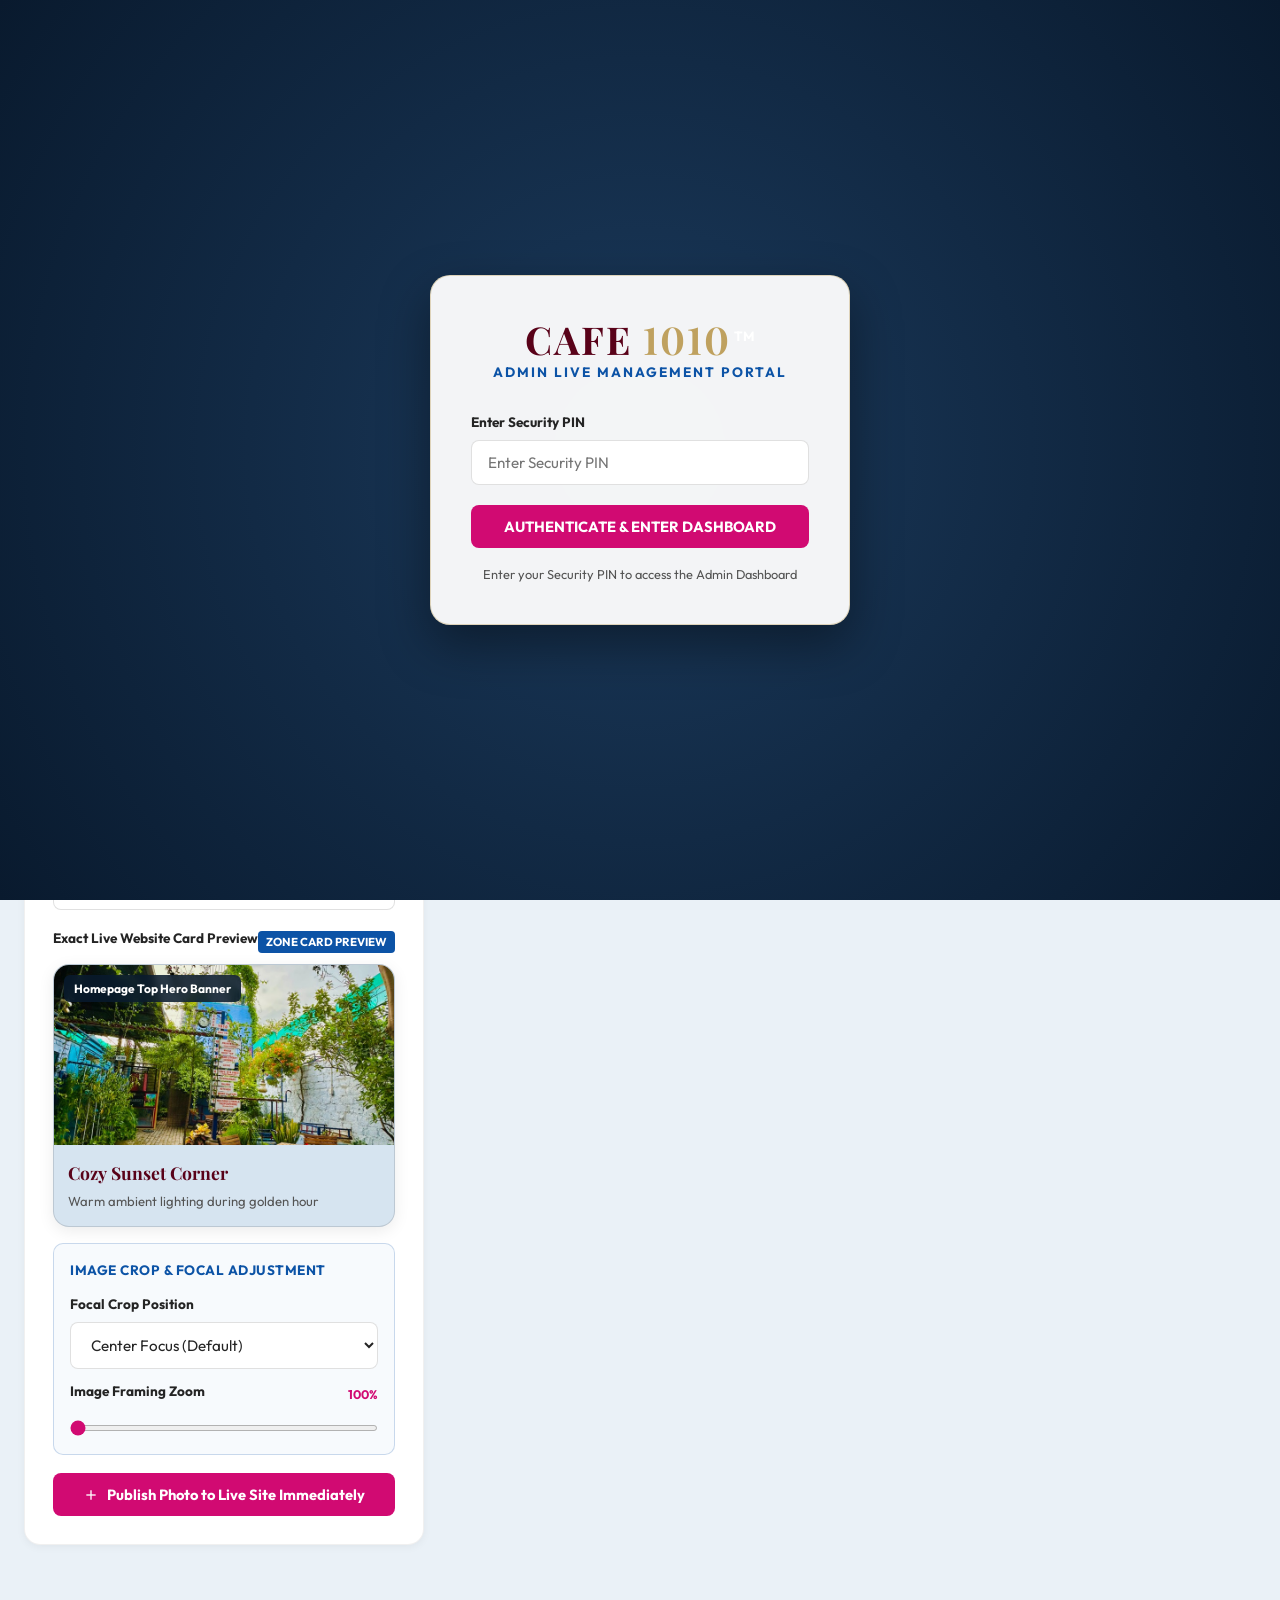
<file: admin.html>
<!DOCTYPE html>
<html lang="en">
<head>
  <meta charset="UTF-8">
  <meta name="viewport" content="width=device-width, initial-scale=1.0">
  <title>Cafe 1010 | Live Admin Dashboard</title>
  <meta name="robots" content="noindex, nofollow">
  <!-- Google Fonts -->
  <link rel="preconnect" href="https://fonts.googleapis.com">
  <link rel="preconnect" href="https://fonts.gstatic.com" crossorigin>
  <link href="https://fonts.googleapis.com/css2?family=Outfit:wght@300;400;500;600;700;800&family=Playfair+Display:ital,wght@0,600;0,700;1,400&display=swap" rel="stylesheet">
  <link rel="stylesheet" href="admin.css">
</head>
<body>

  <!-- LOGIN SECURITY OVERLAY -->
  <div class="login-overlay" id="login-overlay">
    <div class="login-card">
      <div class="login-brand">
        <h1>CAFE <span class="gold-num">1010</span><sup style="font-size: 0.35em; vertical-align: super; margin-left: 4px; font-family: var(--font-sans); font-weight: 600; letter-spacing: normal;">TM</sup></h1>
        <p class="login-subtitle">Admin Live Management Portal</p>
      </div>
      
      <form id="login-form">
        <div class="form-group">
          <label for="admin-pin">Enter Security PIN</label>
          <input type="password" id="admin-pin" class="form-control" placeholder="Enter Security PIN" maxlength="12" autocomplete="current-password" required>
        </div>
        <button type="submit" class="btn btn-magenta w-100">AUTHENTICATE & ENTER DASHBOARD</button>
        <p class="login-hint">Enter your Security PIN to access the Admin Dashboard</p>
      </form>
    </div>
  </div>

  <!-- MAIN DASHBOARD CONTENT -->
  <div class="dashboard-wrapper" id="dashboard-wrapper">
    
    <!-- TOP NAVBAR -->
    <header class="dash-header">
      <div class="dash-container header-inner">
        <div class="dash-brand">
          <a href="index.html" class="dash-logo-link">
            <span class="dash-logo-title">CAFE <span class="gold">1010</span><sup style="font-size: 0.35em; vertical-align: super; margin-left: 3px; font-family: var(--font-sans); font-weight: 600; letter-spacing: normal;">TM</sup></span>
            <span class="dash-badge">ADMIN DASHBOARD</span>
          </a>
        </div>
        
        <div class="dash-header-actions">
          <div class="live-status-pill">
            <span class="pulse-dot"></span>
            <span>Live Sync Connected</span>
          </div>
          <button class="btn btn-outline-light btn-sm" id="btn-change-pin">
            <svg viewBox="0 0 24 24" width="14" height="14" fill="none" stroke="currentColor" stroke-width="2"><path d="M21 2l-2 2m-2-2l2 2m7 0a9 9 0 1 1-18 0 9 9 0 0 1 18 0z"></path></svg>
            Change PIN
          </button>
          <a href="index.html" target="_blank" class="btn btn-outline-light btn-sm">
            <svg viewBox="0 0 24 24" width="14" height="14" fill="none" stroke="currentColor" stroke-width="2"><path d="M18 13v6a2 2 0 0 1-2 2H5a2 2 0 0 1-2-2V8a2 2 0 0 1 2-2h6"></path><polyline points="15 3 21 3 21 9"></polyline><line x1="10" y1="14" x2="21" y2="3"></line></svg>
            View Live Site
          </a>
          <button class="btn btn-logout btn-sm" id="btn-logout">Logout</button>
        </div>
      </div>
    </header>

    <!-- MAIN BODY CONTAINER -->
    <main class="dash-container dash-main">
      
      <!-- STATS OVERVIEW -->
      <section class="stats-grid">
        <div class="stat-card">
          <div class="stat-icon icon-blue">
            <svg viewBox="0 0 24 24" width="24" height="24" fill="none" stroke="currentColor" stroke-width="2"><rect x="3" y="3" width="18" height="18" rx="2" ry="2"></rect><circle cx="8.5" cy="8.5" r="1.5"></circle><polyline points="21 15 16 10 5 21"></polyline></svg>
          </div>
          <div class="stat-info">
            <span class="stat-value" id="stat-total-photos">0</span>
            <span class="stat-label">Total Managed Photos</span>
          </div>
        </div>

        <div class="stat-card">
          <div class="stat-icon icon-magenta">
            <svg viewBox="0 0 24 24" width="24" height="24" fill="none" stroke="currentColor" stroke-width="2"><rect x="2" y="2" width="20" height="20" rx="5" ry="5"></rect><path d="M16 11.37A4 4 0 1 1 12.63 8 4 4 0 0 1 16 11.37z"></path></svg>
          </div>
          <div class="stat-info">
            <span class="stat-value" id="stat-gallery-photos">0</span>
            <span class="stat-label">Main Gallery Slider Photos</span>
          </div>
        </div>

        <div class="stat-card">
          <div class="stat-icon icon-gold">
            <svg viewBox="0 0 24 24" width="24" height="24" fill="none" stroke="currentColor" stroke-width="2"><polygon points="12 2 15.09 8.26 22 9.27 17 14.14 18.18 21.02 12 17.77 5.82 21.02 7 14.14 2 9.27 8.91 8.26 12 2"></polygon></svg>
          </div>
          <div class="stat-info">
            <span class="stat-value" id="stat-zone-photos">0</span>
            <span class="stat-label">Zone Lightbox Photos</span>
          </div>
        </div>
      </section>

      <!-- TWO COLUMN WORKSPACE -->
      <div class="workspace-grid">
        
        <!-- COLUMN 1: UPLOAD NEW PHOTO FORM -->
        <div class="upload-column">
          <div class="panel-card">
            <div class="panel-header">
              <h2>Add New Photo</h2>
              <p>Upload a picture to instantly display it on your live website.</p>
            </div>
            
            <form id="upload-photo-form">
              <!-- Upload Mode Switcher -->
              <div class="form-group">
                <label>Photo Source Type</label>
                <div class="segmented-control">
                  <button type="button" class="segment-btn active" id="seg-file">Upload Image File</button>
                  <button type="button" class="segment-btn" id="seg-url">Image URL</button>
                </div>
              </div>

              <!-- File Input Field -->
              <div class="form-group" id="group-file-input">
                <label for="photo-file">Select Image File from Computer</label>
                <div class="file-drop-zone" id="drop-zone">
                  <svg viewBox="0 0 24 24" width="36" height="36" fill="none" stroke="currentColor" stroke-width="1.8"><path d="M21 15v4a2 2 0 0 1-2 2H5a2 2 0 0 1-2-2v-4"></path><polyline points="17 8 12 3 7 8"></polyline><line x1="12" y1="3" x2="12" y2="15"></line></svg>
                  <p class="drop-title">Click or Drag & Drop Photo Here</p>
                  <p class="drop-sub">JPG, PNG, WEBP formats supported</p>
                  <input type="file" id="photo-file" accept="image/*" class="file-hidden-input">
                </div>
                <div class="file-selected-name" id="file-selected-name"></div>
              </div>

              <!-- URL Input Field (Hidden by default) -->
              <div class="form-group d-none" id="group-url-input">
                <label for="photo-url">Paste Image URL Link</label>
                <input type="url" id="photo-url" class="form-control" placeholder="https://images.unsplash.com/... or image link">
              </div>

              <!-- Target Zone Placement -->
              <div class="form-group">
                <label for="photo-placement">Display Location / Zone</label>
                <select id="photo-placement" class="form-control" required>
                  <option value="hero">Homepage Top Hero Banner</option>
                  <option value="gallery">Homepage Main Gallery Slider</option>
                  <option value="rooftop">Maadi Roof Top</option>
                  <option value="dorms">Bandi Street (Dorms)</option>
                  <option value="restaurant">Main Restaurant</option>
                  <option value="gazebo">Gajibo (Gazebo)</option>
                  <option value="work">Work From Cafe</option>
                  <option value="troposphere">Kalpana Chawla Troposphere</option>
                </select>
              </div>

              <!-- Title / Caption -->
              <div class="form-group">
                <label for="photo-title">Photo Title / Caption</label>
                <input type="text" id="photo-title" class="form-control" placeholder="E.g. Cozy Sunset Corner" required>
              </div>

              <!-- Description / Subtitle -->
              <div class="form-group">
                <label for="photo-desc">Short Description (Optional)</label>
                <input type="text" id="photo-desc" class="form-control" placeholder="E.g. Warm ambient lighting during golden hour">
              </div>

              <!-- Live Card Preview & Crop Controller -->
              <div class="form-group d-none" id="preview-box">
                <div class="crop-header-wrap">
                  <label>Exact Live Website Card Preview</label>
                  <span class="preview-tag" id="preview-mode-tag">Zone Card Preview</span>
                </div>
                
                <!-- Realistic Site Card Container Mockup -->
                <div class="site-card-mockup" id="mockup-container">
                  <div class="mockup-img-wrap">
                    <img src="" id="img-preview" alt="Preview">
                    <span class="mockup-badge" id="mockup-badge-text">Restaurant</span>
                  </div>
                  <div class="mockup-body">
                    <h4 id="mockup-title">Cozy Sunset Corner</h4>
                    <p id="mockup-desc">Warm ambient lighting during golden hour</p>
                  </div>
                </div>

                <!-- Crop & Alignment Controls -->
                <div class="crop-controls-card">
                  <p class="crop-section-title">Image Crop & Focal Adjustment</p>

                  <div class="crop-control-group">
                    <label for="crop-position">Focal Crop Position</label>
                    <select id="crop-position" class="form-control">
                      <option value="center center">Center Focus (Default)</option>
                      <option value="center top">Top Focus (Show Upper Area)</option>
                      <option value="center bottom">Bottom Focus (Show Lower Area)</option>
                      <option value="left center">Left Focus</option>
                      <option value="right center">Right Focus</option>
                    </select>
                  </div>

                  <div class="crop-control-group">
                    <div class="slider-label-wrap">
                      <label for="crop-zoom">Image Framing Zoom</label>
                      <span id="zoom-val-display" class="zoom-val-badge">100%</span>
                    </div>
                    <input type="range" id="crop-zoom" min="100" max="180" value="100" class="range-slider">
                  </div>
                </div>
              </div>

              <button type="submit" class="btn btn-magenta w-100" id="btn-publish-photo">
                <svg viewBox="0 0 24 24" width="16" height="16" fill="none" stroke="currentColor" stroke-width="2"><line x1="12" y1="5" x2="12" y2="19"></line><line x1="5" y1="12" x2="19" y2="12"></line></svg>
                Publish Photo to Live Site Immediately
              </button>
            </form>
          </div>
        </div>

        <!-- COLUMN 2: LIVE PHOTOS MANAGER GRID -->
        <div class="manager-column">
          <div class="panel-card">
            <div class="panel-header manager-header">
              <div>
                <h2>Live Photo Manager</h2>
                <p>View, filter, and remove photos currently published to the live site.</p>
              </div>
              <button class="btn btn-outline-dark btn-sm" id="btn-reset-photos" title="Reset to default photos">Reset to Default</button>
            </div>

            <!-- Filter Tabs -->
            <div class="filter-tabs" id="filter-tabs">
              <button class="tab-btn active" data-filter="all">All Photos</button>
              <button class="tab-btn" data-filter="hero">Hero Banner</button>
              <button class="tab-btn" data-filter="gallery">Main Gallery</button>
              <button class="tab-btn" data-filter="rooftop">Rooftop</button>
              <button class="tab-btn" data-filter="dorms">Dorms</button>
              <button class="tab-btn" data-filter="restaurant">Restaurant</button>
              <button class="tab-btn" data-filter="gazebo">Gazebo</button>
              <button class="tab-btn" data-filter="work">Work</button>
              <button class="tab-btn" data-filter="troposphere">Troposphere</button>
            </div>

            <!-- Photos Grid -->
            <div class="photos-grid" id="photos-grid">
              <!-- Dynamically populated via JS -->
            </div>

            <!-- Empty State -->
            <div class="empty-state d-none" id="empty-state">
              <svg viewBox="0 0 24 24" width="48" height="48" fill="none" stroke="#aaa" stroke-width="1.5"><rect x="3" y="3" width="18" height="18" rx="2" ry="2"></rect><circle cx="8.5" cy="8.5" r="1.5"></circle><polyline points="21 15 16 10 5 21"></polyline></svg>
              <p>No photos found for this section.</p>
            </div>

          </div>
        </div>

      </div>
    </main>

  </div>

  <!-- CHANGE SECURITY PIN MODAL -->
  <div class="login-overlay d-none" id="pin-modal-overlay">
    <div class="login-card modal-card-box">
      <button class="modal-close-btn" id="pin-modal-close" type="button" aria-label="Close Modal">&times;</button>
      <div class="login-brand">
        <h2>Change Security PIN</h2>
        <p class="login-subtitle">Set a custom passcode for your Admin Dashboard</p>
      </div>
      
      <form id="change-pin-form">
        <div class="form-group">
          <label for="current-pin">Current PIN</label>
          <input type="password" id="current-pin" class="form-control" placeholder="Enter current PIN" required>
        </div>
        <div class="form-group">
          <label for="new-pin">New PIN</label>
          <input type="password" id="new-pin" class="form-control" placeholder="Enter new PIN (min 4 characters)" minlength="4" maxlength="12" required>
        </div>
        <div class="form-group">
          <label for="confirm-new-pin">Confirm New PIN</label>
          <input type="password" id="confirm-new-pin" class="form-control" placeholder="Re-enter new PIN" minlength="4" maxlength="12" required>
        </div>
        <button type="submit" class="btn btn-magenta w-100">UPDATE SECURITY PIN</button>
      </form>
    </div>
  </div>

  <!-- TOAST NOTIFICATION CONTAINER -->
  <div class="admin-toast-container" id="admin-toast-container"></div>

  <script src="admin.js"></script>
</body>
</html>
</file>
<file: admin.css>
/* Cafe 1010 - Live Admin Dashboard Stylesheet */

:root {
  --brand-blue: #0c53a6;
  --brand-blue-hover: #0a458a;
  --brand-magenta: #d10a72;
  --brand-magenta-hover: #b0075e;
  --brand-gold: #bfa15f;
  --brand-burgundy: #590219;
  --brand-green: #2e7559;
  
  --bg-cream: #d6e4f0;
  --bg-white: #e8f1f8;
  --bg-card: #bcd2e5;
  
  --text-dark: #242424;
  --text-muted: #545454;
  --text-light: #ffffff;
  
  --font-serif: 'Playfair Display', Georgia, serif;
  --font-sans: 'Outfit', -apple-system, BlinkMacSystemFont, 'Segoe UI', Roboto, sans-serif;
  
  --shadow-sm: 0 2px 8px rgba(0, 0, 0, 0.05);
  --shadow-md: 0 8px 24px rgba(0, 0, 0, 0.08);
  --shadow-lg: 0 16px 40px rgba(0, 0, 0, 0.15);
  --border-radius: 16px;
  --border-radius-sm: 8px;
}

*, *::before, *::after {
  box-sizing: border-box;
  margin: 0;
  padding: 0;
}

body {
  background-color: #eaf1f7;
  color: var(--text-dark);
  font-family: var(--font-sans);
  line-height: 1.6;
  min-height: 100vh;
}

a {
  color: inherit;
  text-decoration: none;
}

button, input, select {
  font-family: inherit;
  font-size: inherit;
  border: none;
  background: none;
  outline: none;
}

/* LOGIN OVERLAY */
.login-overlay {
  position: fixed;
  top: 0;
  left: 0;
  width: 100%;
  height: 100%;
  background: radial-gradient(circle at center, #1b3a5c 0%, #091a2e 100%);
  display: flex;
  align-items: center;
  justify-content: center;
  z-index: 9999;
  padding: 20px;
  transition: opacity 0.4s ease, visibility 0.4s ease;
}
.login-overlay.hidden {
  opacity: 0;
  visibility: hidden;
  pointer-events: none;
}
.login-card {
  background: rgba(255, 255, 255, 0.95);
  backdrop-filter: blur(15px);
  padding: 40px;
  border-radius: 20px;
  max-width: 420px;
  width: 100%;
  box-shadow: 0 20px 50px rgba(0, 0, 0, 0.4);
  text-align: center;
  border: 1px solid rgba(191, 161, 95, 0.4);
  position: relative;
}
.modal-close-btn {
  position: absolute;
  top: 14px;
  right: 18px;
  font-size: 1.8rem;
  color: var(--text-muted);
  cursor: pointer;
  line-height: 1;
  transition: color 0.2s ease;
}
.modal-close-btn:hover {
  color: var(--brand-magenta);
}
.login-brand h1 {
  font-family: var(--font-serif);
  font-size: 2.4rem;
  color: var(--brand-burgundy);
  letter-spacing: 2px;
  line-height: 1.2;
}
.login-brand .gold-num,
.dash-logo-title .gold {
  color: var(--brand-gold);
  font-weight: 700;
  font-variant-numeric: lining-nums;
  font-feature-settings: "lnum" 1;
}
.login-brand sup,
.dash-logo-title sup {
  font-size: 0.35em !important;
  font-family: var(--font-sans) !important;
  font-weight: 700 !important;
  color: #ffffff !important;
  position: relative !important;
  top: -1.05em !important;
  line-height: 0 !important;
  vertical-align: baseline !important;
  margin-left: 3px !important;
  letter-spacing: normal !important;
}
.login-subtitle {
  font-size: 0.85rem;
  font-weight: 700;
  letter-spacing: 2px;
  color: var(--brand-blue);
  text-transform: uppercase;
  margin-bottom: 28px;
}
.login-card .form-group {
  text-align: left;
  margin-bottom: 20px;
}
.login-card label {
  display: block;
  font-size: 0.85rem;
  font-weight: 700;
  color: var(--text-dark);
  margin-bottom: 6px;
}
.login-hint {
  font-size: 0.8rem;
  color: var(--text-muted);
  margin-top: 16px;
}

/* UTILITY BUTTONS & INPUTS */
.btn {
  display: inline-flex;
  align-items: center;
  justify-content: center;
  gap: 8px;
  padding: 12px 24px;
  font-size: 0.92rem;
  font-weight: 700;
  border-radius: var(--border-radius-sm);
  cursor: pointer;
  transition: all 0.25s ease;
}
.btn-magenta {
  background-color: var(--brand-magenta);
  color: var(--text-light);
}
.btn-magenta:hover {
  background-color: var(--brand-magenta-hover);
  transform: translateY(-1px);
}
.btn-outline-light {
  border: 1.5px solid rgba(255, 255, 255, 0.4);
  color: var(--text-light);
}
.btn-outline-light:hover {
  background-color: rgba(255, 255, 255, 0.15);
}
.btn-outline-dark {
  border: 1.5px solid rgba(0, 0, 0, 0.15);
  color: var(--text-dark);
}
.btn-outline-dark:hover {
  background-color: rgba(0, 0, 0, 0.05);
}
.btn-logout {
  background-color: rgba(255, 255, 255, 0.15);
  color: var(--text-light);
}
.btn-logout:hover {
  background-color: rgba(209, 10, 114, 0.8);
}
.btn-sm {
  padding: 8px 16px;
  font-size: 0.82rem;
}
.w-100 { width: 100%; }
.d-none { display: none !important; }

.form-control {
  width: 100%;
  padding: 12px 16px;
  background-color: #ffffff;
  border: 1.5px solid rgba(0, 0, 0, 0.12);
  border-radius: var(--border-radius-sm);
  color: var(--text-dark);
  font-size: 0.95rem;
  transition: border-color 0.2s ease, box-shadow 0.2s ease;
}
.form-control:focus {
  border-color: var(--brand-blue);
  box-shadow: 0 0 0 3px rgba(12, 83, 166, 0.15);
}

/* HEADER & NAVBAR */
.dash-header {
  background: linear-gradient(135deg, #091a2e 0%, #16365c 100%);
  color: var(--text-light);
  padding: 16px 0;
  box-shadow: 0 4px 20px rgba(0, 0, 0, 0.15);
  position: sticky;
  top: 0;
  z-index: 1000;
}
.dash-container {
  max-width: 1300px;
  margin: 0 auto;
  padding: 0 24px;
}
.header-inner {
  display: flex;
  justify-content: space-between;
  align-items: center;
}
.dash-logo-title {
  font-family: var(--font-serif);
  font-size: 1.6rem;
  font-weight: 700;
  letter-spacing: 1px;
}
.dash-logo-title .gold {
  color: var(--brand-gold);
}
.dash-badge {
  font-size: 0.7rem;
  font-weight: 800;
  letter-spacing: 1.5px;
  background: var(--brand-magenta);
  color: var(--text-light);
  padding: 3px 8px;
  border-radius: 4px;
  margin-left: 10px;
  vertical-align: middle;
}
.dash-header-actions {
  display: flex;
  align-items: center;
  gap: 16px;
}
.live-status-pill {
  display: inline-flex;
  align-items: center;
  gap: 8px;
  background: rgba(46, 117, 89, 0.25);
  border: 1px solid rgba(46, 117, 89, 0.5);
  color: #5cdba7;
  font-size: 0.8rem;
  font-weight: 600;
  padding: 6px 14px;
  border-radius: 30px;
}
.pulse-dot {
  width: 8px;
  height: 8px;
  background-color: #2ecc71;
  border-radius: 50%;
  box-shadow: 0 0 0 0 rgba(46, 204, 113, 0.7);
  animation: pulse 1.8s infinite;
}
@keyframes pulse {
  0% { transform: scale(0.95); box-shadow: 0 0 0 0 rgba(46, 204, 113, 0.7); }
  70% { transform: scale(1); box-shadow: 0 0 0 8px rgba(46, 204, 113, 0); }
  100% { transform: scale(0.95); box-shadow: 0 0 0 0 rgba(46, 204, 113, 0); }
}

/* STATS CARDS */
.dash-main {
  padding-top: 32px;
  padding-bottom: 60px;
}
.stats-grid {
  display: grid;
  grid-template-columns: repeat(auto-fit, minmax(260px, 1fr));
  gap: 20px;
  margin-bottom: 32px;
}
.stat-card {
  background-color: #ffffff;
  border-radius: var(--border-radius);
  padding: 24px;
  display: flex;
  align-items: center;
  gap: 20px;
  box-shadow: var(--shadow-sm);
  border: 1px solid rgba(0, 0, 0, 0.06);
}
.stat-icon {
  width: 52px;
  height: 52px;
  border-radius: 12px;
  display: flex;
  align-items: center;
  justify-content: center;
  flex-shrink: 0;
}
.icon-blue { background-color: rgba(12, 83, 166, 0.1); color: var(--brand-blue); }
.icon-magenta { background-color: rgba(209, 10, 114, 0.1); color: var(--brand-magenta); }
.icon-gold { background-color: rgba(191, 161, 95, 0.15); color: #80662a; }

.stat-value {
  font-size: 1.8rem;
  font-weight: 800;
  line-height: 1.1;
  display: block;
}
.stat-label {
  font-size: 0.84rem;
  color: var(--text-muted);
  font-weight: 500;
}

/* WORKSPACE GRID */
.workspace-grid {
  display: grid;
  grid-template-columns: 400px 1fr;
  gap: 28px;
  align-items: start;
}
@media (max-width: 992px) {
  .workspace-grid {
    grid-template-columns: 1fr;
  }
}

.panel-card {
  background: #ffffff;
  border-radius: var(--border-radius);
  padding: 28px;
  box-shadow: var(--shadow-sm);
  border: 1px solid rgba(0, 0, 0, 0.06);
}
.panel-header {
  margin-bottom: 24px;
}
.panel-header h2 {
  font-family: var(--font-serif);
  font-size: 1.4rem;
  color: var(--brand-burgundy);
}
.panel-header p {
  font-size: 0.85rem;
  color: var(--text-muted);
}
.manager-header {
  display: flex;
  justify-content: space-between;
  align-items: flex-start;
}

/* FORM STYLES */
.form-group {
  margin-bottom: 18px;
}
.form-group label {
  display: block;
  font-size: 0.85rem;
  font-weight: 700;
  color: var(--text-dark);
  margin-bottom: 6px;
}

.segmented-control {
  display: flex;
  background-color: #eef4f9;
  padding: 4px;
  border-radius: var(--border-radius-sm);
  gap: 4px;
}
.segment-btn {
  flex: 1;
  padding: 8px 12px;
  font-size: 0.82rem;
  font-weight: 600;
  border-radius: 6px;
  cursor: pointer;
  color: var(--text-muted);
  transition: all 0.2s ease;
}
.segment-btn.active {
  background-color: #ffffff;
  color: var(--brand-blue);
  box-shadow: 0 2px 6px rgba(0,0,0,0.08);
}

.file-drop-zone {
  border: 2px dashed rgba(12, 83, 166, 0.3);
  background-color: #f7fafd;
  border-radius: var(--border-radius-sm);
  padding: 24px;
  text-align: center;
  cursor: pointer;
  position: relative;
  transition: all 0.2s ease;
}
.file-drop-zone:hover {
  border-color: var(--brand-blue);
  background-color: #f0f6fc;
}
.file-drop-zone svg {
  color: var(--brand-blue);
  margin-bottom: 8px;
}
.drop-title {
  font-size: 0.88rem;
  font-weight: 700;
  color: var(--text-dark);
}
.drop-sub {
  font-size: 0.78rem;
  color: var(--text-muted);
}
.file-hidden-input {
  position: absolute;
  top: 0;
  left: 0;
  width: 100%;
  height: 100%;
  opacity: 0;
  cursor: pointer;
}
.file-selected-name {
  font-size: 0.82rem;
  font-weight: 600;
  color: var(--brand-green);
  margin-top: 6px;
}

.crop-header-wrap {
  display: flex;
  justify-content: space-between;
  align-items: center;
  margin-bottom: 8px;
}
.preview-tag {
  font-size: 0.72rem;
  font-weight: 700;
  background-color: var(--brand-blue);
  color: #ffffff;
  padding: 2px 8px;
  border-radius: 4px;
  text-transform: uppercase;
}

/* REALISTIC SITE CARD MOCKUP PREVIEW */
.site-card-mockup {
  background-color: #d6e4f0;
  border-radius: 16px;
  overflow: hidden;
  border: 1px solid rgba(0, 0, 0, 0.12);
  box-shadow: 0 4px 16px rgba(0,0,0,0.08);
  margin-bottom: 16px;
}
.mockup-img-wrap {
  position: relative;
  width: 100%;
  height: 180px;
  overflow: hidden;
  background-color: #bcd2e5;
}
.mockup-img-wrap img {
  width: 100%;
  height: 100%;
  object-fit: cover;
  transition: transform 0.2s ease, object-position 0.2s ease;
}
.mockup-badge {
  position: absolute;
  top: 10px;
  left: 10px;
  background-color: rgba(9, 26, 46, 0.85);
  color: #ffffff;
  font-size: 0.75rem;
  font-weight: 700;
  padding: 4px 10px;
  border-radius: 6px;
  backdrop-filter: blur(4px);
}
.mockup-body {
  padding: 14px;
}
.mockup-body h4 {
  font-family: var(--font-serif);
  font-size: 1.1rem;
  color: var(--brand-burgundy);
  margin-bottom: 4px;
}
.mockup-body p {
  font-size: 0.82rem;
  color: var(--text-muted);
}

/* CROP & ALIGNMENT CONTROLS */
.crop-controls-card {
  background-color: #f7fafd;
  border: 1px solid rgba(12, 83, 166, 0.2);
  border-radius: 10px;
  padding: 16px;
}
.crop-section-title {
  font-size: 0.85rem;
  font-weight: 700;
  color: var(--brand-blue);
  margin-bottom: 12px;
  text-transform: uppercase;
  letter-spacing: 0.5px;
}
.crop-control-group {
  margin-bottom: 12px;
}
.crop-control-group:last-child {
  margin-bottom: 0;
}
.slider-label-wrap {
  display: flex;
  justify-content: space-between;
  align-items: center;
  margin-bottom: 4px;
}
.zoom-val-badge {
  font-size: 0.78rem;
  font-weight: 700;
  color: var(--brand-magenta);
}
.range-slider {
  width: 100%;
  height: 6px;
  background: #cbdcf0;
  border-radius: 3px;
  outline: none;
  cursor: pointer;
  accent-color: var(--brand-magenta);
}

/* FILTER TABS */
.filter-tabs {
  display: flex;
  flex-wrap: wrap;
  gap: 8px;
  margin-bottom: 24px;
  padding-bottom: 16px;
  border-bottom: 1px solid rgba(0,0,0,0.08);
}
.tab-btn {
  padding: 6px 14px;
  font-size: 0.82rem;
  font-weight: 600;
  border-radius: 20px;
  background-color: #f0f4f8;
  color: var(--text-muted);
  cursor: pointer;
  transition: all 0.2s ease;
}
.tab-btn:hover {
  background-color: #e1ebf4;
  color: var(--text-dark);
}
.tab-btn.active {
  background-color: var(--brand-blue);
  color: var(--text-light);
}

/* PHOTOS GRID & CARDS */
.photos-grid {
  display: grid;
  grid-template-columns: repeat(auto-fill, minmax(220px, 1fr));
  gap: 20px;
}
.photo-card {
  background-color: #f7fafd;
  border-radius: 12px;
  overflow: hidden;
  border: 1px solid rgba(0,0,0,0.08);
  display: flex;
  flex-direction: column;
  transition: transform 0.2s ease, box-shadow 0.2s ease;
}
.photo-card:hover {
  transform: translateY(-3px);
  box-shadow: var(--shadow-md);
}
.photo-thumb-wrap {
  position: relative;
  width: 100%;
  height: 150px;
  background-color: #e0e8f0;
}
.photo-thumb-wrap img {
  width: 100%;
  height: 100%;
  object-fit: cover;
}
.placement-tag {
  position: absolute;
  top: 8px;
  left: 8px;
  background-color: rgba(9, 26, 46, 0.85);
  color: #ffffff;
  font-size: 0.72rem;
  font-weight: 700;
  padding: 3px 8px;
  border-radius: 4px;
  backdrop-filter: blur(4px);
  text-transform: uppercase;
  letter-spacing: 0.5px;
}
.custom-badge {
  position: absolute;
  top: 8px;
  right: 8px;
  background-color: var(--brand-magenta);
  color: #ffffff;
  font-size: 0.68rem;
  font-weight: 700;
  padding: 2px 6px;
  border-radius: 4px;
}
.cover-badge {
  position: absolute;
  bottom: 8px;
  left: 8px;
  background-color: #2ecc71;
  color: #ffffff;
  font-size: 0.68rem;
  font-weight: 700;
  padding: 2px 6px;
  border-radius: 4px;
}
.photo-card-actions {
  display: flex;
  flex-direction: column;
  gap: 6px;
}
.btn-cover-photo {
  width: 100%;
  padding: 7px 12px;
  font-size: 0.78rem;
  font-weight: 700;
  background-color: rgba(12, 83, 166, 0.08);
  color: var(--brand-blue);
  border-radius: 6px;
  cursor: pointer;
  transition: all 0.2s ease;
  display: flex;
  align-items: center;
  justify-content: center;
  gap: 6px;
}
.btn-cover-photo:hover {
  background-color: var(--brand-blue);
  color: #ffffff;
}

.photo-card-body {
  padding: 14px;
  flex: 1;
  display: flex;
  flex-direction: column;
  justify-content: space-between;
}
.photo-card-title {
  font-size: 0.92rem;
  font-weight: 700;
  color: var(--text-dark);
  margin-bottom: 4px;
  white-space: nowrap;
  overflow: hidden;
  text-overflow: ellipsis;
}
.photo-card-date {
  font-size: 0.75rem;
  color: var(--text-muted);
  margin-bottom: 12px;
}
.btn-delete-photo {
  width: 100%;
  padding: 7px 12px;
  font-size: 0.8rem;
  font-weight: 600;
  background-color: rgba(209, 10, 114, 0.08);
  color: var(--brand-magenta);
  border-radius: 6px;
  cursor: pointer;
  transition: all 0.2s ease;
  display: flex;
  align-items: center;
  justify-content: center;
  gap: 6px;
}
.btn-delete-photo:hover {
  background-color: var(--brand-magenta);
  color: #ffffff;
}

.empty-state {
  text-align: center;
  padding: 60px 20px;
  color: var(--text-muted);
}
.empty-state svg {
  margin-bottom: 12px;
}

/* TOAST NOTIFICATIONS */
.admin-toast-container {
  position: fixed;
  bottom: 24px;
  right: 24px;
  z-index: 10000;
  display: flex;
  flex-direction: column;
  gap: 10px;
}
.admin-toast {
  background: #091a2e;
  color: #ffffff;
  padding: 12px 20px;
  border-radius: 8px;
  font-size: 0.88rem;
  font-weight: 600;
  box-shadow: 0 8px 24px rgba(0,0,0,0.25);
  display: flex;
  align-items: center;
  gap: 10px;
  border-left: 4px solid var(--brand-blue);
  animation: slideIn 0.3s ease-out;
}
.admin-toast.success { border-left-color: #2ecc71; }
.admin-toast.error { border-left-color: var(--brand-magenta); }
@keyframes slideIn {
  from { transform: translateX(100%); opacity: 0; }
  to { transform: translateX(0); opacity: 1; }
}
</file>
